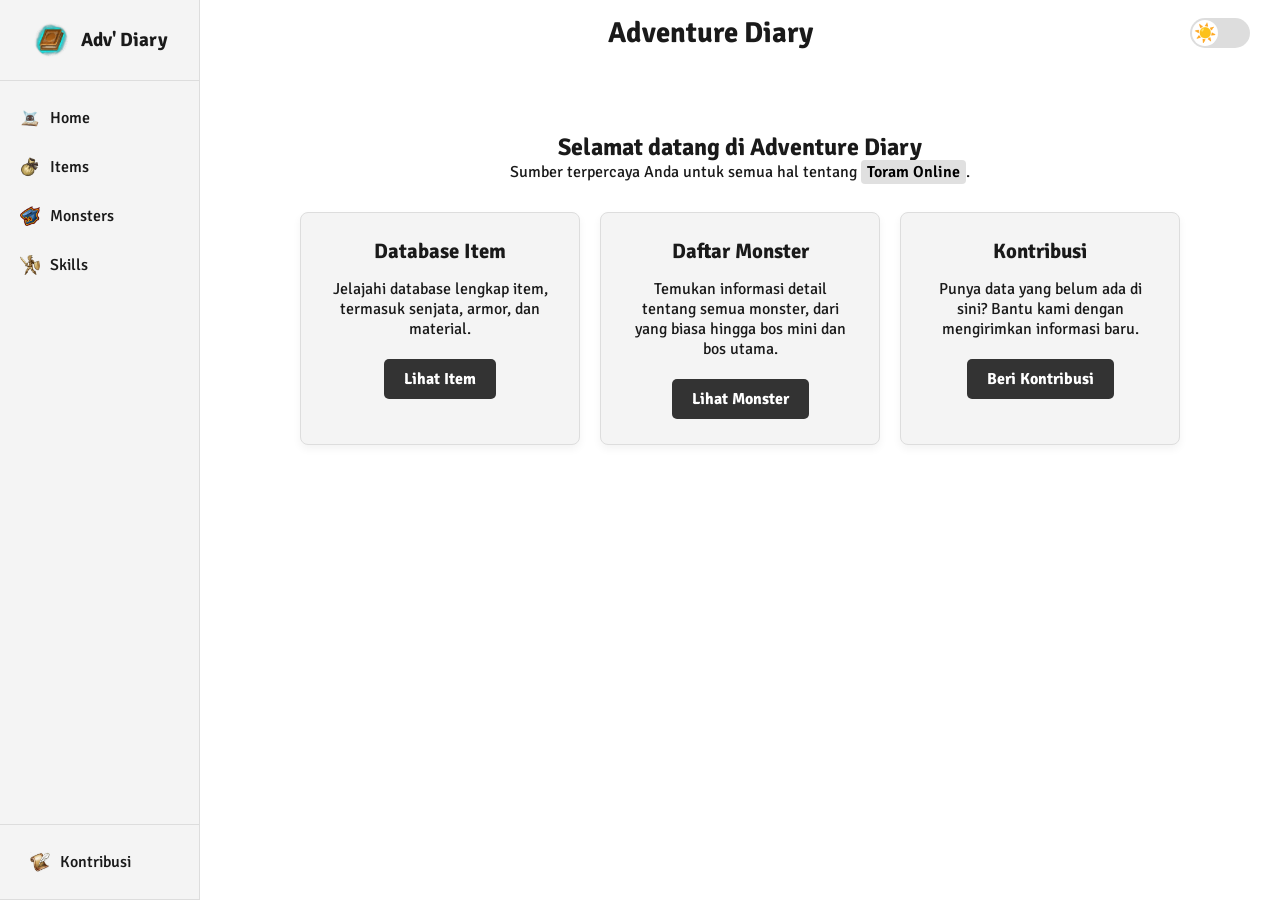
<file: index.html>
<!DOCTYPE html>
<html lang="id">
<head>
    <meta charset="UTF-8">
    <meta name="viewport" content="width=device-width, initial-scale=1.0">
    <title>Adventure Diary - Database Toram Online</title>
    <link rel="stylesheet" href="styles.css">
</head>
<body>
    <div id="overlay"></div>
    <nav id="sidebar">
        <div class="nav-header">
            <div class="logo-container">
                <img src="img/logo.png" alt="Logo" class="logo-img">
                <span class="logo-name">Adv' Diary</span>
            </div>
            <button class="close-btn" onclick="toggleSidebar()">×</button>
        </div>
        <div class="nav-links">
            <a href="./" class="home-link"><img src="img/icons/brand_ico.png"><span>Home</span></a>
            <a href="item/"><img src="img/icons/items_ico.png"><span>Items</span></a>
            <a href="monster/"><img src="img/icons/monsters_ico.png"><span>Monsters</span></a>
            <a href="skill/"><img src="img/icons/skills_ico.png"><span>Skills</span></a>
        </div>
        <div class="nav-links-footer">
             <a href="kontribusi/"><img src="img/icons/quest_ico.png"><span>Kontribusi</span></a>
        </div>
    </nav>

    <main>
        <div class="header-section">
            <button class="menu-btn" onclick="toggleSidebar()">☰</button>
            <h1 class="main-title">Adventure Diary</h1>
            <div class="theme-switcher" onclick="toggleTheme()">
                <div class="switcher-ball">
                    <span class="icon-day">☀️</span>
                    <span class="icon-night">🌙</span>
                </div>
            </div>
        </div>

        <div class="dashboard">
             <h2>Selamat datang di Adventure Diary</h2>
             <p>Sumber terpercaya Anda untuk semua hal tentang <span class="highlight">Toram Online</span>.</p>
             <div class="card-group">
                 <div class="info-card">
                     <h3>Database Item</h3>
                     <p>Jelajahi database lengkap item, termasuk senjata, armor, dan material.</p>
                     <a href="item/" class="card-link">Lihat Item</a>
                 </div>
                 <div class="info-card">
                     <h3>Daftar Monster</h3>
                     <p>Temukan informasi detail tentang semua monster, dari yang biasa hingga bos mini dan bos utama.</p>
                     <a href="monster/" class="card-link">Lihat Monster</a>
                 </div>
                  <div class="info-card">
                     <h3>Kontribusi</h3>
                     <p>Punya data yang belum ada di sini? Bantu kami dengan mengirimkan informasi baru.</p>
                     <a href="kontribusi/" class="card-link">Beri Kontribusi</a>
                 </div>
             </div>
        </div>
    </main>

    <script>
        const sidebar = document.getElementById('sidebar');
        const overlay = document.getElementById('overlay');

        function toggleSidebar() {
            sidebar.classList.toggle('active');
            overlay.classList.toggle('active');
        }

        function toggleTheme() {
            const body = document.documentElement;
            const currentTheme = body.getAttribute('data-theme');
            const newTheme = currentTheme === 'dark' ? 'light' : 'dark';
            body.setAttribute('data-theme', newTheme);
            localStorage.setItem('theme', newTheme);
        }

        overlay.addEventListener('click', toggleSidebar);

        // Set initial theme
        const savedTheme = localStorage.getItem('theme') || 'light';
        document.documentElement.setAttribute('data-theme', savedTheme);
    </script>
</body>
</html>
</file>
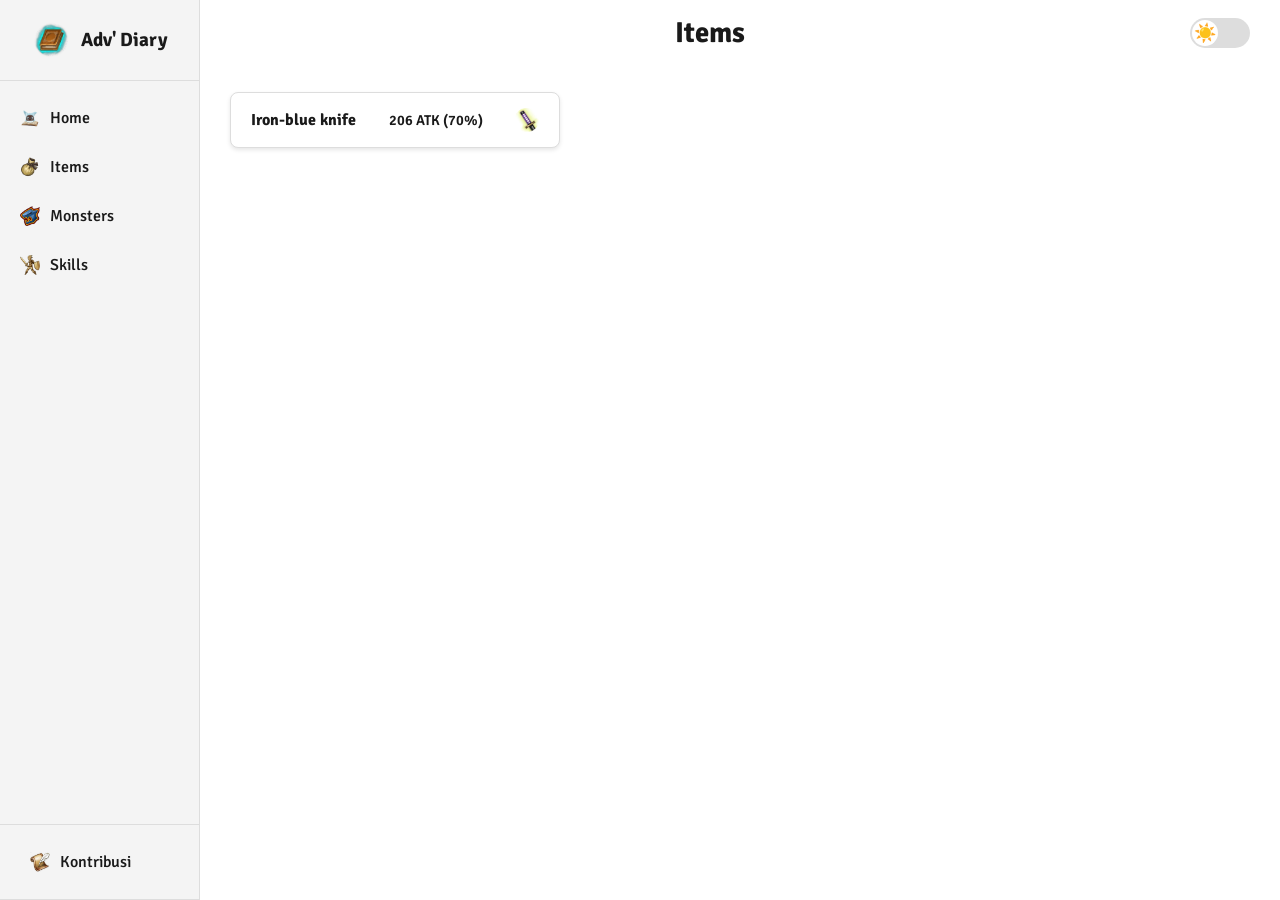
<file: item/index.html>
<!DOCTYPE html>
<html lang="id">
<head>
    <meta charset="UTF-8">
    <meta name="viewport" content="width=device-width, initial-scale=1.0">
    <title>Items - Adventure Diary</title>
    <link rel="stylesheet" href="../styles.css">
</head>
<body>
    <div id="overlay"></div>
    <nav id="sidebar">
        <div class="nav-header">
            <div class="logo-container">
                <img src="../img/logo.png" alt="Logo" class="logo-img">
                <span class="logo-name">Adv' Diary</span>
            </div>
            <button class="close-btn" onclick="toggleSidebar()">×</button>
        </div>
        <div class="nav-links">
            <a href="../" class="home-link"><img src="../img/icons/brand_ico.png"><span>Home</span></a>
            <a href="./"><img src="../img/icons/items_ico.png"><span>Items</span></a>
            <a href="../monster/"><img src="../img/icons/monsters_ico.png"><span>Monsters</span></a>
            <a href="../skill/"><img src="../img/icons/skills_ico.png"><span>Skills</span></a>
        </div>
        <div class="nav-links-footer">
             <a href="../kontribusi/"><img src="../img/icons/quest_ico.png"><span>Kontribusi</span></a>
        </div>
    </nav>
    <main>
        <div class="header-section">
            <button class="menu-btn" onclick="toggleSidebar()">☰</button>
            <h1 class="main-title">Items</h1>
            <div class="theme-switcher" onclick="toggleTheme()">
                <div class="switcher-ball">
                    <span class="icon-day">☀️</span>
                    <span class="icon-night">🌙</span>
                </div>
            </div>
        </div>
        <div id="item-list" class="accordion-group"></div>
    </main>
    <script>
        const sidebar = document.getElementById('sidebar');
        const overlay = document.getElementById('overlay');

        function toggleSidebar() {
            sidebar.classList.toggle('active');
            overlay.classList.toggle('active');
        }
        
        overlay.addEventListener('click', toggleSidebar);

        function toggleTheme() {
            const body = document.documentElement;
            const currentTheme = body.getAttribute('data-theme');
            const newTheme = currentTheme === 'dark' ? 'light' : 'dark';
            
            body.setAttribute('data-theme', newTheme);
            localStorage.setItem('theme', newTheme);
        }

        const savedTheme = localStorage.getItem('theme') || 'light';
        document.documentElement.setAttribute('data-theme', savedTheme);

        async function loadItems() {
            try {
                const response = await fetch('../database/items.json'); // Correct path to data
                if (!response.ok) throw new Error(`HTTP error! status: ${response.status}`);
                const items = await response.json();
                const itemList = document.getElementById('item-list');
                let html = '';

                const iconMap = {
                    "One-Handed Sword": "1h_ico.png",
                    "Two-Handed Sword": "2h_ico.png",
                    "Bow": "bow_ico.png",
                    "Bowgun": "bwg_ico.png",
                    "Staff": "stf_ico.png",
                    "Magic Device": "md_ico.png",
                    "Knuckle": "knu_ico.png",
                    "Halberd": "hb_ico.png",
                    "Katana": "ktn_ico.png",
                    "Body Armor": "armor_ico.png",
                    "Additional Gear": "add_ico.png",
                    "Special Gear": "special_ico.png",
                    "Shield": "shield_ico.png",
                    "Dagger": "dagger_ico.png",
                    "Arrow": "arrow_ico.png",
                    "Ninjutsu Scroll": "scroll_ico.png",
                    "Crysta Normal Base": "crysta_normal_base.png",
                    "Crysta Normal Up": "crysta_normal_up.png",
                    "Crysta Normal Max": "crysta_normal_max.png",
                    "Crysta Weapon Base": "crysta_weapon_base.png",
                    "Crysta Weapon Up": "crysta_weapon_up.png",
                    "Crysta Weapon Max": "crysta_weapon_max.png",
                    "Crysta Armor Base": "crysta_armor_base.png",
                    "Crysta Armor Up": "crysta_armor_up.png",
                    "Crysta Armor Max": "crysta_armor_max.png",
                    "Crysta Additional Base": "crysta_add_base.png",
                    "Crysta Additional Up": "crysta_add_up.png",
                    "Crysta Additional Max": "crysta_add_max.png",
                    "Crysta Special Base": "crysta_special_base.png",
                    "Crysta Special Up": "crysta_special_up.png",
                    "Crysta Special Max": "crysta_special_max.png",
                    "Material Metal": "metal_ico.png",
                    "Material Cloth": "cloth_ico.png",
                    "Material Beast": "beast_ico.png",
                    "Material Mana": "mana_ico.png",
                    "Material Medicine": "medicine_ico.png",
                    "Material Ore": "ore_ico.png"
                };

                for (const item of items) {
                    const itemType = item.type.includes('-') ? item.type.split('-')[1] : item.type;
                    const iconFilename = iconMap[itemType] || 'default_ico.png';
                    const iconPath = `../img/icons/${iconFilename}`;
                    const statType = item.type === 'Body Armor' || item.type === 'Additional Gear' || item.type === 'Special Gear' ? 'DEF' : 'ATK';

                    let contentHtml = `<b>Type:</b> ${item.type}<br>`;

                    if (item.item_stats && item.item_stats.length > 0) {
                        contentHtml += '<b>Stats:</b><ul>';
                        for (const stat of item.item_stats) {
                            contentHtml += `<li>${stat}</li>`;
                        }
                        contentHtml += '</ul>';
                    }

                    if (item.source) {
                        contentHtml += `<b>Source:</b> ${item.source.type}<br>`;
                        if (item.source.mobs && item.source.mobs.length > 0) {
                            contentHtml += '<ul>';
                            for (const mob of item.source.mobs) {
                                contentHtml += `<li><a href="../monster#${mob.replace(/ /g, '-')}">${mob}</a></li>`;
                            }
                            contentHtml += '</ul>';
                        }
                    }

                    html += `
                        <details class="acc-item">
                            <summary>
                                <span class="item-header-main">${item.name}</span>
                                <div class="item-header-stats">
                                    <span>${item.basic_stat} ${statType} ${item.secondary_stat ? `(${item.secondary_stat})` : ''}</span>
                                </div>
                                <img src="${iconPath}" class="item-type-icon">
                            </summary>
                            <div class="content-wrapper">
                                <div class="content-body">
                                    ${contentHtml}
                                </div>
                            </div>
                        </details>
                    `;
                }
                itemList.innerHTML = html;

                // Accordion script
                const autoClose = true;
                document.querySelectorAll('.acc-item').forEach(el => {
                    const summary = el.querySelector('summary');
                    const wrapper = el.querySelector('.content-wrapper');
                    summary.onclick = (e) => {
                        e.preventDefault();
                        if (el.classList.contains('is-open')) {
                            el.classList.remove('is-open');
                            wrapper.style.height = '0px';
                            el.open = false;
                        } else {
                            if (autoClose) {
                                document.querySelectorAll('.acc-item.is-open').forEach(o => {
                                    o.classList.remove('is-open');
                                    o.querySelector('.content-wrapper').style.height = '0px';
                                    o.open = false;
                                });
                            }
                            el.open = true;
                            el.classList.add('is-open');
                            wrapper.style.height = wrapper.querySelector('.content-body').scrollHeight + 'px';
                        }
                    };
                });

            } catch (error) {
                console.error('Error loading items:', error);
                document.getElementById('item-list').innerHTML = '<p>Could not load items data.</p>';
            }
        }
        loadItems();
    </script>
</body>
</html>
</file>
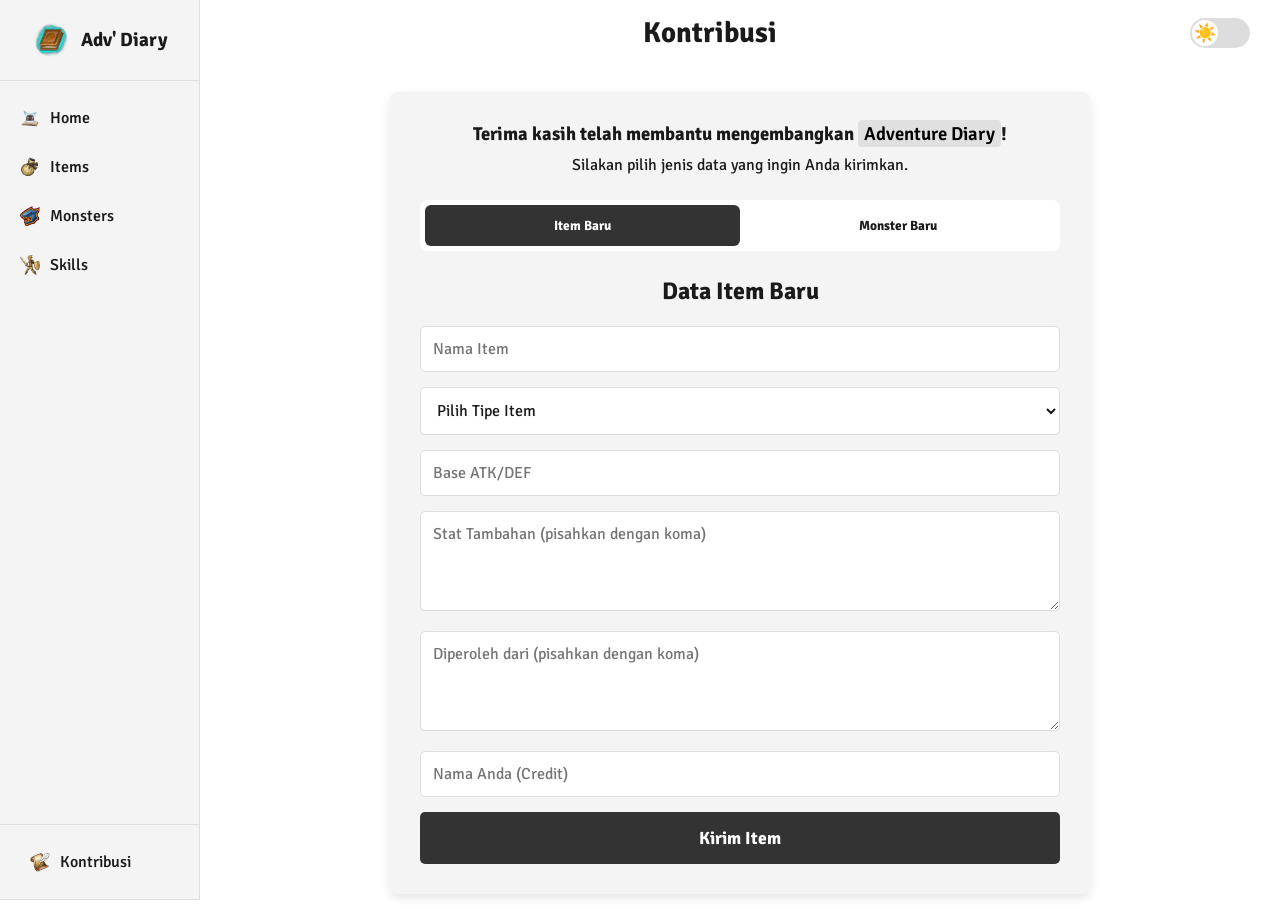
<file: kontribusi/index.html>
<!DOCTYPE html>
<html lang="id">
<head>
    <meta charset="UTF-8">
    <meta name="viewport" content="width=device-width, initial-scale=1.0">
    <title>Kontribusi - Adventure Diary</title>
    <link rel="stylesheet" href="../styles.css">
    <style>
        .notification {
            position: fixed;
            top: 20px;
            right: 20px;
            padding: 15px 20px;
            border-radius: 5px;
            color: white;
            z-index: 1001;
            display: none;
            box-shadow: 0 2px 10px rgba(0,0,0,0.2);
            font-weight: bold;
        }
    </style>
</head>
<body>
    <div id="overlay"></div>
    <nav id="sidebar">
        <div class="nav-header">
            <div class="logo-container">
                <img src="../img/logo.png" alt="Logo" class="logo-img">
                <span class="logo-name">Adv' Diary</span>
            </div>
            <button class="close-btn" onclick="toggleSidebar()">×</button>
        </div>
        <div class="nav-links">
            <a href="../"><img src="../img/icons/brand_ico.png"><span>Home</span></a>
            <a href="../item/"><img src="../img/icons/items_ico.png"><span>Items</span></a>
            <a href="../monster/"><img src="../img/icons/monsters_ico.png"><span>Monsters</span></a>
            <a href="../skill/"><img src="../img/icons/skills_ico.png"><span>Skills</span></a>
        </div>
        <div class="nav-links-footer">
            <a href="./"><img src="../img/icons/quest_ico.png"><span>Kontribusi</span></a>
        </div>
    </nav>

    <main>
        <div class="header-section">
            <button class="menu-btn" onclick="toggleSidebar()">☰</button>
            <h2 class="main-title">Kontribusi</h2>
            <div class="theme-switcher" onclick="toggleTheme()">
                <div class="switcher-ball">
                    <span class="icon-day">☀️</span>
                    <span class="icon-night">🌙</span>
                </div>
            </div>
        </div>
        
        <div id="notification" class="notification"></div>

        <div class="contribution-form-container">
            <h3>Terima kasih telah membantu mengembangkan <span class="highlight">Adventure Diary</span>!</h3>
            <p>Silakan pilih jenis data yang ingin Anda kirimkan.</p>
            
            <div class="form-selector">
                <button id="show-item-form" class="active">Item Baru</button>
                <button id="show-monster-form">Monster Baru</button>
            </div>

            <!-- Formulir Item -->
            <form id="item-form" class="contribution-form">
                <h4>Data Item Baru</h4>
                <input type="text" name="name" placeholder="Nama Item" required>
                <select name="type" required>
                    <option value="" disabled selected>Pilih Tipe Item</option>
                    <optgroup label="Equipment">
                        <option value="One-Handed Sword">One-Handed Sword</option>
                        <option value="Two-Handed Sword">Two-Handed Sword</option>
                        <option value="Bow">Bow</option>
                        <option value="Bowgun">Bowgun</option>
                        <option value="Staff">Staff</option>
                        <option value="Magic Device">Magic Device</option>
                        <option value="Knuckles">Knuckles</option>
                        <option value="Halberd">Halberd</option>
                        <option value="Katana">Katana</option>
                        <option value="Dagger">Dagger</option>
                        <option value="Arrow">Arrow</option>
                        <option value="Shield">Shield</option>
                        <option value="Body Armor">Body Armor (Armor)</option>
                        <option value="Additional Gear">Additional Gear</option>
                        <option value="Special Gear">Special Gear</option>
                    </optgroup>
                    <optgroup label="Crysta">
                        <option value="Normal Crysta">Normal Crysta</option>
                        <option value="Weapon Crysta">Weapon Crysta</option>
                        <option value="Armor Crysta">Armor Crysta</option>
                        <option value="Additional Crysta">Additional Crysta</option>
                        <option value="Special Crysta">Special Crysta</option>
                    </optgroup>
                    <optgroup label="Materials">
                        <option value="Medicine">Medicine</option>
                        <option value="Beast">Beast</option>
                        <option value="Wood">Wood</option>
                        <option value="Metal">Metal</option>
                        <option value="Cloth">Cloth</option>
                        <option value="Mana">Mana</option>
                     </optgroup>
                    <optgroup label="Others">
                        <option value="Quest Item">Quest Item</option>
                    </optgroup>
                </select>
                <input type="number" name="base_atk_def" placeholder="Base ATK/DEF">
                <textarea name="stats" placeholder="Stat Tambahan (pisahkan dengan koma)"></textarea>
                <textarea name="obtains" placeholder="Diperoleh dari (pisahkan dengan koma)"></textarea>
                <input type="text" name="credit" placeholder="Nama Anda (Credit)" required>
                <button type="submit">Kirim Item</button>
            </form>

            <!-- Formulir Monster -->
            <form id="monster-form" class="contribution-form" style="display: none;">
                <h4>Data Monster Baru</h4>
                <input type="text" name="name" placeholder="Nama Monster" required>
                 <select name="type" required>
                    <option value="" disabled selected>Pilih Tipe Monster</option>
                    <option value="Normal">Normal</option>
                    <option value="Mini Boss">Mini Boss</option>
                    <option value="Boss">Boss</option>
                </select>
                <input type="number" name="level" placeholder="Level">
                <input type="number" name="hp" placeholder="HP">
                <input type="text" name="element" placeholder="Elemen">
                <input type="text" name="location" placeholder="Lokasi">
                <textarea name="drops" placeholder="Drop Items (pisahkan dengan koma)"></textarea>
                <input type="text" name="credit" placeholder="Nama Anda (Credit)" required>
                <button type="submit">Kirim Monster</button>
            </form>
        </div>
    </main>

    <script>
        const sidebar = document.getElementById('sidebar');
        const overlay = document.getElementById('overlay');

        function toggleSidebar() {
            sidebar.classList.toggle('active');
            overlay.classList.toggle('active');
        }
        
        overlay.addEventListener('click', toggleSidebar);

        function toggleTheme() {
            const body = document.documentElement;
            const currentTheme = body.getAttribute('data-theme');
            const newTheme = currentTheme === 'dark' ? 'light' : 'dark';
            body.setAttribute('data-theme', newTheme);
            localStorage.setItem('theme', newTheme);
        }

        const savedTheme = localStorage.getItem('theme') || 'light';
        document.documentElement.setAttribute('data-theme', savedTheme);

        // Form switching script
        const itemForm = document.getElementById('item-form');
        const monsterForm = document.getElementById('monster-form');
        const showItemBtn = document.getElementById('show-item-form');
        const showMonsterBtn = document.getElementById('show-monster-form');

        showItemBtn.addEventListener('click', () => {
            itemForm.style.display = 'block';
            monsterForm.style.display = 'none';
            showItemBtn.classList.add('active');
            showMonsterBtn.classList.remove('active');
        });

        showMonsterBtn.addEventListener('click', () => {
            itemForm.style.display = 'none';
            monsterForm.style.display = 'block';
            showMonsterBtn.classList.add('active');
            showItemBtn.classList.remove('active');
        });

        // Form submission handling
        const notification = document.getElementById('notification');
        const PROXY_URL = 'https://central-proxy.vercel.app/api/adv-diary/contribute';

        function showNotification(message, isError = false) {
            notification.textContent = message;
            notification.style.backgroundColor = isError ? '#e74c3c' : '#2ecc71'; // Red for error, Green for success
            notification.style.display = 'block';
            setTimeout(() => {
                notification.style.display = 'none';
            }, 5000);
        }

        async function submitContribution(form, type, submitButton) {
            submitButton.disabled = true;
            submitButton.textContent = 'Submitting...';

            const formData = new FormData(form);
            const data = Object.fromEntries(formData.entries());

            // Clean up empty optional fields
            for (const key in data) {
                if (data[key] === '' || data[key] === null) {
                    if(key !== 'name' && key !== 'type' && key !== 'credit') {
                         delete data[key];
                    }
                }
            }
            
            // Split comma-separated fields into arrays
            if(data.stats) data.stats = data.stats.split(',').map(s => s.trim()).filter(s => s);
            if(data.obtains) data.obtains = data.obtains.split(',').map(s => s.trim()).filter(s => s);
            if(data.drops) data.drops = data.drops.split(',').map(s => s.trim()).filter(s => s);

            const payload = {
                type: type,
                ...data // Spread the form data directly
            };

            try {
                const response = await fetch(PROXY_URL, {
                    method: 'POST',
                    headers: {
                        'Content-Type': 'application/json',
                    },
                    body: JSON.stringify(payload)
                });

                if (!response.ok) {
                    const errorData = await response.json().catch(() => ({ message: 'An unknown error occurred on the server.' }));
                    throw new Error(errorData.message || 'Something went wrong');
                }

                const result = await response.json();
                showNotification(`Kontribusi untuk "${data.name}" telah dikirimkan untuk ditinjau. Terima kasih, ${data.credit}!`);
                form.reset();

            } catch (error) {
                console.error('Submission Error:', error);
                showNotification(`Error: ${error.message}`, true);
            } finally {
                submitButton.disabled = false;
                submitButton.textContent = `Kirim ${type.charAt(0).toUpperCase() + type.slice(1)}`;
            }
        }

        itemForm.addEventListener('submit', function(e) {
            e.preventDefault();
            const submitButton = this.querySelector('button[type="submit"]');
            submitContribution(this, 'item', submitButton);
        });

        monsterForm.addEventListener('submit', function(e) {
            e.preventDefault();
            const submitButton = this.querySelector('button[type="submit"]');
            submitContribution(this, 'monster', submitButton);
        });

    </script>
</body>
</html>
</file>
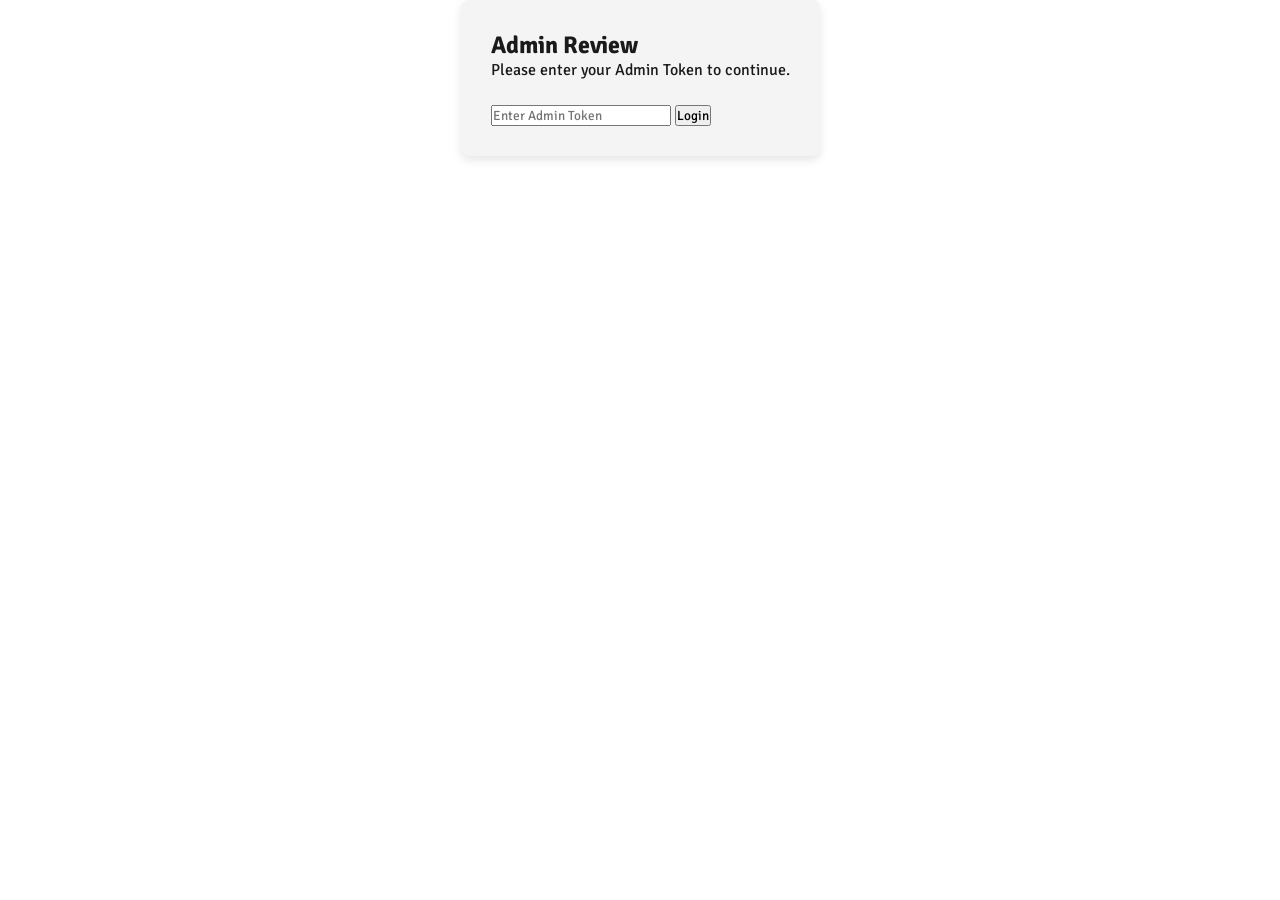
<file: kontribusi/admin.html>
<!DOCTYPE html>
<html lang="en">
<head>
    <meta charset="UTF-8">
    <meta name="viewport" content="width=device-width, initial-scale=1.0">
    <title>Admin Review - Adventure Diary</title>
    <link rel="stylesheet" href="../styles.css">
    <style>
        .contribution-item {
            border: 1px solid var(--border-color);
            border-radius: 8px;
            padding: 15px;
            margin-bottom: 15px;
        }
        .contribution-actions {
            margin-top: 10px;
        }
        .contribution-actions button {
            padding: 8px 12px;
            margin-right: 10px;
            cursor: pointer;
            border-radius: 5px;
            border: 1px solid transparent;
        }
        .contribution-actions button:first-of-type {
            background-color: #2ecc71;
            color: white;
        }
        .contribution-actions button:last-of-type {
            background-color: #e74c3c;
            color: white;
        }
    </style>
</head>
<body>
    <div class="contribution-form-container">
        <h2>Admin Review</h2>
        <div id="login-section">
            <p>Please enter your Admin Token to continue.</p>
            <input type="password" id="admin-token" placeholder="Enter Admin Token">
            <button onclick="login()">Login</button>
        </div>

        <div id="review-section" style="display: none;">
            <h3>Pending Contributions</h3>
            <div id="contributions-list"></div>
        </div>
    </div>

    <script>
        const BASE_URL = 'https://central-proxy.vercel.app'; // CORRECT BASE URL

        // This function is called when the admin clicks the "Login" button.
        async function login() {
            const token = document.getElementById('admin-token').value;
            if (!token) {
                alert('Please enter a token.');
                return;
            }

            // Store the token in localStorage for this session.
            localStorage.setItem('admin_token', token);
            document.getElementById('login-section').style.display = 'none';
            document.getElementById('review-section').style.display = 'block';
            loadContributions();
        }

        // This function fetches the list of pending contributions from the backend proxy.
        async function loadContributions() {
            const token = localStorage.getItem('admin_token');
            const listElement = document.getElementById('contributions-list');
            listElement.innerHTML = '<p>Loading...</p>';

            if (!token) {
                alert('Admin token not found. Please log in again.');
                return;
            }

            try {
                // Fetch from the /api/list endpoint.
                const response = await fetch(`${BASE_URL}/api/list`, {
                    headers: {
                        'Authorization': `Bearer ${token}`,
                    }
                });

                if (response.status === 401) {
                     listElement.innerHTML = `<p>Authentication failed. Please check your Admin Token.</p>`;
                     localStorage.removeItem('admin_token'); // Clear bad token
                     document.getElementById('login-section').style.display = 'block';
                     document.getElementById('review-section').style.display = 'none';
                     return;
                }
                
                if (!response.ok) {
                    throw new Error(`HTTP error! Status: ${response.status}`);
                }

                const contributions = await response.json();

                if (contributions.length === 0) {
                    listElement.innerHTML = '<p>No pending contributions.</p>';
                    return;
                }

                renderContributions(contributions);

            } catch (error) {
                listElement.innerHTML = `<p>Error loading contributions: ${error.message}</p>`;
                console.error('Fetch error:', error);
            }
        }

        // This function displays the fetched contributions on the page.
        function renderContributions(contributions) {
            const listElement = document.getElementById('contributions-list');
            listElement.innerHTML = ''; // Clear loading message

            contributions.forEach(item => {
                // Assuming the proxy returns 'title', 'body', and 'number' for each issue.
                const itemElement = document.createElement('div');
                itemElement.className = 'contribution-item';
                itemElement.innerHTML = `
                    <h4>${item.title}</h4>
                    <p>Issue #${item.number}</p>
                    <pre>${item.body}</pre>
                    <div class="contribution-actions">
                        <button onclick="handleAction(${item.number}, 'approve')">Approve</button>
                        <button onclick="handleAction(${item.number}, 'reject')">Reject</button>
                    </div>
                `;
                listElement.appendChild(itemElement);
            });
        }

        // This function is called when an admin clicks "Approve" or "Reject".
        async function handleAction(issueNumber, action) {
            const token = localStorage.getItem('admin_token');
            const endpoint = action === 'approve' ? '/api/approve' : '/api/reject';
            const button = event.target;
            button.disabled = true;
            button.textContent = 'Processing...';

            try {
                const response = await fetch(`${BASE_URL}${endpoint}`, {
                    method: 'POST',
                    headers: {
                        'Content-Type': 'application/json',
                        'Authorization': `Bearer ${token}`,
                    },
                    // Send the unique issue number to the backend.
                    body: JSON.stringify({ issue_number: issueNumber })
                });

                if (!response.ok) {
                    throw new Error(`Action failed: ${response.statusText}`);
                }

                const result = await response.json();
                alert(result.message || `Contribution ${action}ed successfully!`);
                loadContributions(); // Refresh the list

            } catch (error) {
                alert(`Error: ${error.message}`);
                console.error('Action error:', error);
                button.disabled = false;
                button.textContent = action.charAt(0).toUpperCase() + action.slice(1);
            }
        }

        // On page load, check if the user is already "logged in".
        if (localStorage.getItem('admin_token')) {
            document.getElementById('login-section').style.display = 'none';
            document.getElementById('review-section').style.display = 'block';
            loadContributions();
        }
    </script>
</body>
</html>
</file>
<file: styles.css>
@import url('https://fonts.googleapis.com/css2?family=Signika:wght@300..700&display=swap');

:root {
    --bg-color: #ffffff;
    --text-color: #1a1a1a;
    --sidebar-bg: #f4f4f4;
    --accent-color: #333333;
    --border-color: #dddddd;
    --highlight-bg: #e0e0e0; /* Highlight for light theme */
    --highlight-text: #000000;
}

[data-theme="dark"] {
    --bg-color: #0a0a0a;
    --text-color: #ffffff;
    --sidebar-bg: #141414;
    --accent-color: #ffffff;
    --border-color: #333333;
    --highlight-bg: #444444; /* Highlight for dark theme */
    --highlight-text: #ffffff;
}

.highlight {
    background-color: var(--highlight-bg);
    color: var(--highlight-text);
    padding: 2px 6px;
    border-radius: 4px;
    font-weight: 600;
}


* {
    margin: 0;
    padding: 0;
    box-sizing: border-box;
    font-family: 'Signika', sans-serif;
}

body {
    background-color: var(--bg-color);
    color: var(--text-color);
    display: flex;
    transition: all 0.3s ease;
}

/* Sidebar Style */
nav {
    width: 200px;
    height: 100vh;
    background-color: var(--sidebar-bg);
    border-right: 1px solid var(--border-color);
    position: fixed;
    display: flex;
    flex-direction: column;
    transition: width 0.3s ease, transform 0.3s ease;
    z-index: 1000;
}

nav.collapsed {
    width: 80px;
}

nav.collapsed .logo-name,
nav.collapsed span {
    display: none;
}

.nav-header {
    display: flex;
    align-items: center;
    justify-content: center;
    padding: 20px;
    height: 81px;
    border-bottom: 1px solid var(--border-color);
    flex-shrink: 0;
}

.logo-container {
    display: flex;
    align-items: center;
    overflow: hidden;
}

.logo-img {
    width: 40px;
    height: 40px;
    margin-right: 10px;
    flex-shrink: 0;
}

nav.collapsed .logo-img {
    margin-right: 0;
}

.logo-name {
    font-size: 1.2rem;
    font-weight: bold;
    white-space: nowrap;
}


.nav-links {
    padding-top: 10px;
    flex-grow: 1;
    overflow-y: auto;
}

nav a {
    text-decoration: none;
    color: var(--text-color);
    padding: 12px 20px;
    margin: 5px 0;
    border-radius: 5px;
    transition: 0.2s;
    font-weight: 500;
    display: flex;
    align-items: center;
}

nav.collapsed a {
    margin: 5px;
    justify-content: center;
}

nav.collapsed a img {
    margin-right: 0;
}

nav a img {
    margin-right: 10px;
    width: 20px;
    height: 20px;
}

nav a.home-link img {
    width: 20px;
    height: 20px;
}

nav a:hover {
    background-color: var(--accent-color);
    color: var(--bg-color);
}

.nav-links-footer {
    padding: 10px;
    border-top: 1px solid var(--border-color);
    border-bottom: 1px solid var(--border-color);
    flex-shrink: 0;
}

/* Main Content */
main {
    margin-left: 200px;
    padding: 15px 30px;
    width: 100%;
    transition: margin-left 0.3s ease;
}

nav.collapsed + main {
    margin-left: 80px;
}

.header-section {
    display: flex;
    justify-content: space-between;
    align-items: center;
    border-bottom: 2px solid var(--border-color);
    padding-bottom: 10px;
    margin-bottom: 30px;
    position: relative;
}

.header-section::after {
    content: '';
    position: absolute;
    bottom: -2px;
    left: 0;
    right: 0;
    height: 2px;
    background-color: var(--bg-color);
    z-index: 1;
}

.menu-btn {
    display: none; /* Hidden on desktop */
    background: none;
    border: none;
    font-size: 1.5rem;
    cursor: pointer;
    color: var(--text-color);
    z-index: 1002;
}

.close-btn {
    display: none;
}

.theme-switcher {
    width: 60px;
    height: 30px;
    background-color: var(--border-color);
    border-radius: 15px;
    cursor: pointer;
    position: relative;
    display: flex;
    align-items: center;
    z-index: 2;
}

.switcher-ball {
    width: 26px;
    height: 26px;
    background-color: white;
    border-radius: 50%;
    position: absolute;
    left: 2px;
    transition: transform 0.3s ease;
    display: flex;
    justify-content: center;
    align-items: center;
    overflow: hidden;
}

.icon-day, .icon-night {
    font-size: 18px;
    position: absolute;
    transition: opacity 0.3s ease;
}

.icon-night {
    opacity: 0;
}

[data-theme="dark"] .switcher-ball {
    transform: translateX(30px);
}

[data-theme="dark"] .icon-day {
    opacity: 0;
}

[data-theme="dark"] .icon-night {
    opacity: 1;
}

/* Mobile Specific */
@media (max-width: 768px) {
    nav {
        transform: translateX(-100%);
        width: 250px; 
        height: 100vh;
        position: fixed;
    }

    nav.active {
        transform: translateX(0);
        width: 250px;
    }

    nav.active.collapsed {
        width: 250px;
    }

    nav.active .logo-name,
    nav.active span {
        display: block; 
        font-size: 1rem;
    }
    
    nav.active a {
        justify-content: flex-start;
        margin: 5px 10px;
    }

    nav.active a img {
        margin-right: 10px;
    }
    
    nav.active .logo-img {
        margin-right: 10px;
    }

    main {
        margin-left: 0;
        padding: 20px;
    }

    .menu-btn {
        display: block; 
    }

    .close-btn {
        display: block;
        position: absolute;
        top: 10px;
        right: 15px;
        background: none;
        border: none;
        font-size: 2rem;
        cursor: pointer;
        color: var(--text-color);
    }
    
    #overlay {
        position: fixed;
        top: 0;
        left: 0;
        width: 100%;
        height: 100%;
        background: rgba(0,0,0,0.5);
        z-index: 999;
        display: none;
    }

    #overlay.active {
        display: block;
    }
}


/* Toolbar */
.toolbar {
    margin-bottom: 20px;
    display: flex;
    gap: 15px;
}

#search-bar {
    flex-grow: 1;
    padding: 8px 12px;
    border: 1px solid var(--border-color);
    border-radius: 5px;
    background-color: var(--bg-color);
    color: var(--text-color);
}

#type-filter {
    padding: 8px 12px;
    border: 1px solid var(--border-color);
    border-radius: 5px;
    background-color: var(--bg-color);
    color: var(--text-color);
}


/* Accordion Styles */
.accordion-group { 
    display: grid;
    grid-template-columns: repeat(auto-fill, minmax(300px, 1fr));
    gap: 15px;
}

.acc-item { 
    background: var(--bg-color); 
    border: 1px solid var(--border-color); 
    overflow: hidden; 
    box-shadow: 0 2px 4px rgba(0, 0, 0, 0.1); 
    border-radius: 8px; 
}

summary {
    display: flex;
    justify-content: space-between;
    align-items: center;
    padding: 15px 20px;
    cursor: pointer;
    list-style: none;
    font-weight: 600;
    color: var(--text-color);
    transition: background 0.2s ease;
}

summary:hover {
    background: var(--sidebar-bg);
}

summary::-webkit-details-marker {
    display: none;
}

.item-header-main {
    font-weight: bold;
    white-space: nowrap;
    overflow: hidden;
    text-overflow: ellipsis;
}

.item-header-stats {
    font-size: 0.9em;
    color: var(--text-color-secondary);
    display: flex;
    gap: 10px;
    white-space: nowrap;
}

.item-type-icon {
    width: 24px;
    height: 24px;
    flex-shrink: 0;
}

.content-wrapper {
    height: 0;
    overflow: hidden;
    transition: height 0.3s ease-out;
    background: var(--sidebar-bg);
}

.content-body {
    padding: 20px;
    color: var(--text-color);
    line-height: 1.7;
}

.content-body b {
    font-weight: bold;
}

.content-body ul {
    list-style-type: none;
    padding-left: 20px;
    margin-top: 5px;
}

.content-body ul li {
    margin-bottom: 5px;
}

.acc-item.is-open .content-wrapper {
    /* height is set by JS */
}

@media (max-width: 1024px) {
    .accordion-group {
        grid-template-columns: repeat(auto-fill, minmax(250px, 1fr));
    }
}


@media (max-width: 768px) {
    .accordion-group {
        grid-template-columns: 1fr;
    }
    .toolbar {
        flex-direction: column;
    }
}
.main-title {
    font-family: 'Signika', sans-serif;
    font-size: 1.8rem;
    font-weight: bold;
    text-align: center;
    flex-grow: 1;
}

.dashboard {
    text-align: center;
    padding: 40px 20px;
}

.card-group {
    display: flex;
    justify-content: center;
    gap: 20px;
    margin-top: 30px;
    flex-wrap: wrap;
}

.info-card {
    background: var(--sidebar-bg);
    border: 1px solid var(--border-color);
    border-radius: 8px;
    padding: 25px;
    width: 280px;
    box-shadow: 0 4px 8px rgba(0,0,0,0.05);
    transition: transform 0.2s, box-shadow 0.2s;
}

.info-card:hover {
    transform: translateY(-5px);
    box-shadow: 0 6px 12px rgba(0,0,0,0.1);
}

.info-card h3 {
    margin-bottom: 15px;
    font-size: 1.3rem;
}

.card-link {
    display: inline-block;
    margin-top: 20px;
    padding: 10px 20px;
    background-color: var(--accent-color);
    color: var(--bg-color);
    text-decoration: none;
    border-radius: 5px;
    font-weight: bold;
    transition: background-color 0.2s;
}

.card-link:hover {
    opacity: 0.9;
}


/* Contribution Page Styles */

.contribution-form-container {
    max-width: 700px;
    margin: 0 auto;
    background: var(--sidebar-bg);
    padding: 30px;
    border-radius: 8px;
    box-shadow: 0 4px 10px rgba(0,0,0,0.1);
}

.contribution-form-container h3 {
    text-align: center;
    margin-bottom: 10px; /* Reduced margin */
}

.contribution-form-container p {
    text-align: center;
    margin-bottom: 25px;
}

.form-selector {
    display: flex;
    justify-content: center;
    margin-bottom: 25px;
    background: var(--bg-color);
    border-radius: 8px;
    padding: 5px;
}

.form-selector button {
    flex: 1;
    padding: 12px;
    background: transparent;
    border: none;
    cursor: pointer;
    font-weight: bold;
    color: var(--text-color);
    border-radius: 6px;
    transition: background-color 0.2s, color 0.2s;
}

.form-selector button.active {
    background-color: var(--accent-color);
    color: var(--bg-color);
}

.contribution-form h4 {
    text-align: center;
    margin-bottom: 20px;
    font-size: 1.5rem;
}

.contribution-form input,
.contribution-form select,
.contribution-form textarea {
    width: 100%;
    padding: 12px;
    margin-bottom: 15px;
    border: 1px solid var(--border-color);
    border-radius: 5px;
    background-color: var(--bg-color);
    color: var(--text-color);
    font-size: 1rem;
}

.contribution-form textarea {
    min-height: 100px;
    resize: vertical;
}

.contribution-form button[type="submit"] {
    width: 100%;
    padding: 15px;
    background-color: var(--accent-color);
    color: var(--bg-color);
    border: none;
    border-radius: 5px;
    cursor: pointer;
    font-size: 1.1rem;
    font-weight: bold;
    transition: opacity 0.2s;
}

.contribution-form button[type="submit"]:hover {
    opacity: 0.9;
}
</file>
